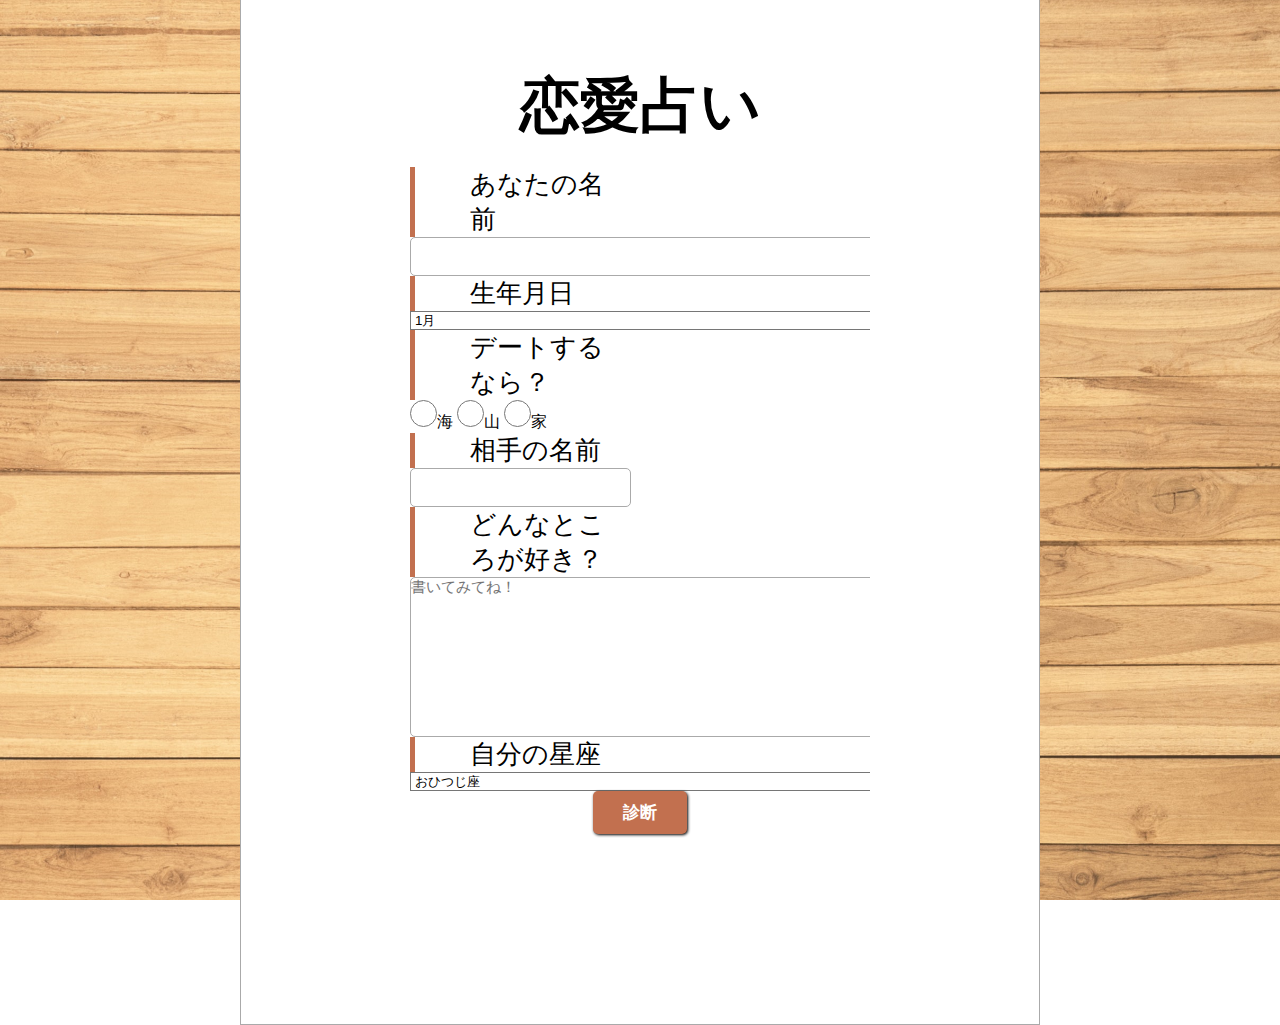
<file: index.html>
<!DOCTYPE html>
<html>
    <head>
        <meta charset=UTF-8 />
        <link rel="stylesheet" type="text/css" href="style.css" />
        <title>Document</title>
    </head>
    <body>
        <div class="aaa">
            <div class="contact-form">
                <p class="title">恋愛占い</p>
    
                <form action="https://api.staticforms.xyz/submit" method="post">
                    <input type="hidden" name="accessKey" value="fc81268b-8372-4b57-9e8e-aa3e29cdf924"> <!-- Required -->
                    <div class="item">
                        <label class="label">あなたの名前</label>
                        <input type="text" class="inputs" name="name" required />
                        <label class="label">生年月日</label>
                        <div class="b">
                            <select class="inputs" name="month">
                                <option value="jan">1月</option>
                                <option value="feb">2月</option>
                                <option value="mar">3月</option>
                                <option value="apr">4月</option>
                                <option value="may">5月</option>
                                <option value="jun">6月</option>
                                <option value="jul">7月</option>
                                <option value="aug">8月</option>
                                <option value="sep">9月</option>
                                <option value="oct">10月</option>
                                <option value="nov">11月</option>
                                <option value="dec">12月</option>
                                </select>
                        </div>
                    </div>
    
                    <div class="item">
                        <p class="label">デートするなら？</p>
                        <div class="inputs">
                            <input type="radio" name="menu" id="s" value="s" /><label for="s">海</label>
                            <input type="radio" name="menu" id="a" value="a" /><label for="a">山</label>
                            <input type="radio" name="menu" id="b" value="b" /><label for="b">家</label>
                        </div>
                    </div>
    
                    <div class="item">
                        <label class="label">相手の名前</label>
                        <input type="text" name="$aitenosukinahito" required />
                    </div>
    
                    <div class="item">
                        <label class="label">どんなところが好き？</label>
                        <textarea class="inputs" name="message" placeholder="書いてみてね！"></textarea>
                        <label class="label">自分の星座</label>
                        <select class="inputs" name="month">
                                <option value="jan">おひつじ座</option>
                                <option value="feb">おうし座</option>
                                <option value="mar">ふたご座</option>
                                <option value="apr">かに座</option>
                                <option value="may">しし座</option>
                                <option value="jun">おとめ座</option>
                                <option value="jul">てんびん座</option>
                                <option value="aug">さそり座</option>
                                <option value="sep">いて座</option>
                                <option value="oct">やぎ座</option>
                                <option value="nov">1みずがめ座</option>
                                <option value="dec">うお座</option>
                                </select>
                    </div>
    
                    <div class="button-area">
                        <input type="submit" value="診断" onclick="window.open('saki.html')" />
                    </div>
                </form>
            </div>
        </div>
    </body>
</html>
</file>
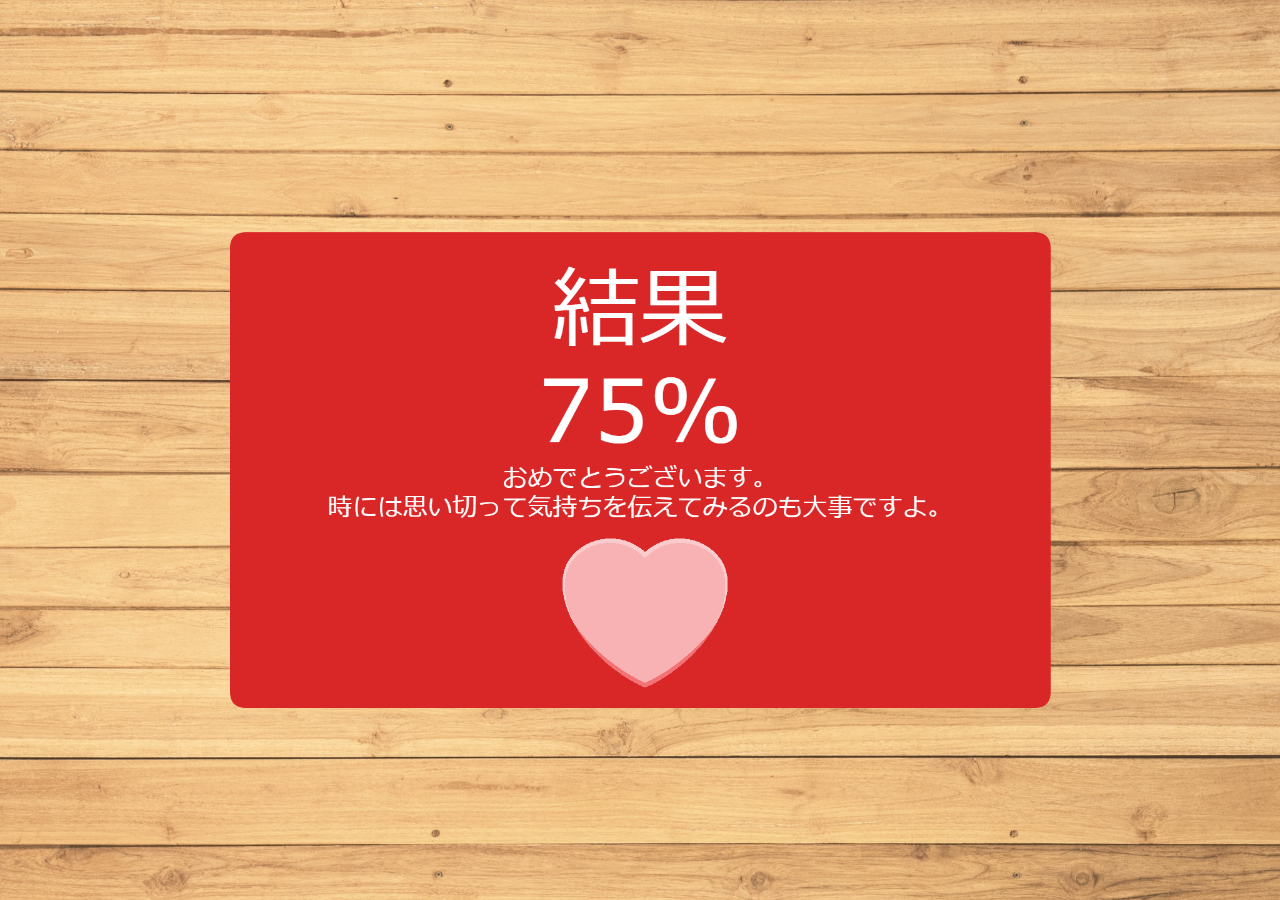
<file: saki.html>
<!DOCTYPE html>
<html>
    <head>
        <meta charset=UTF-8 />
        <link rel="stylesheet" type="text/css" href="style2.css" />
        <title>kekka</title>
    </head>
    <body>
        <div>
            <img src="kekka.png">
        </div>
    </body>
</html>
</file>
<file: style.css>
* {
    margin: 0;
    padding: 0;
    box-sizing: border-box;
    background-color: white;
}

body {
    height: 100vh;
    display: flex;
    align-items: center;
    justify-content: center;
    background-image: url(pexels-fwstudio-129731.jpg);
    background-size: 1500px;
}

.contact-form {
    border: 1px solid #aaa;
    padding: 190px 140px;
}

.title {
    text-align: center;
    font-size: 60px;
    margin-bottom: 20px;
    font-weight: bold;
}

form {
    width: 460px;
    margin: 0 auto;
}

.item {
    overflow: hidden;
    margin-bottom: 0px;
}

.label {
    float: left;
    margin-right: 60px;
    width: 215px;
    border-left: 5px solid #c2704f;
    padding-left: 55px;
    font-size: 160%;
}

.inputs {
    float: left;
    width: 700px;
}

input[type="text"] {
    border: solid 1px #aaa;
    padding: 10px;
    font-size: 15px;
    border-radius: 5px;
}
input[type="radio"] {
    width: 27px;
    height: 27px;
}
.b select {
    width: 1000px;
}


textarea {
    border: 1px solid #aaa;
    border-radius: 5px;
    height: 160px;
    width: 300px;
    font-size: 15px;
}

.button-area {
    text-align: center;
}

input[type="submit"] {
    background-color: #c2704f;
    border: none;
    padding: 10px 30px;
    color:  white;
    font-size: 17px;
    font-weight: bold;
    border-radius: 5px;
    margin: 0 5px;
    box-shadow: 1px 1px 3px black;
    cursor: pointer;
}

.aaa {
    width: 800px;
}
</file>
<file: style2.css>
* {
    margin: 0;
    padding: 0;
    box-sizing: border-box;
}

body {
    height: 100vh;
    display: flex;
    align-items: center;
    justify-content: center;
    background-image: url(pexels-fwstudio-129731.jpg);
    background-size: 1500px;
}

img {
    width: 1200px;
}
</file>
